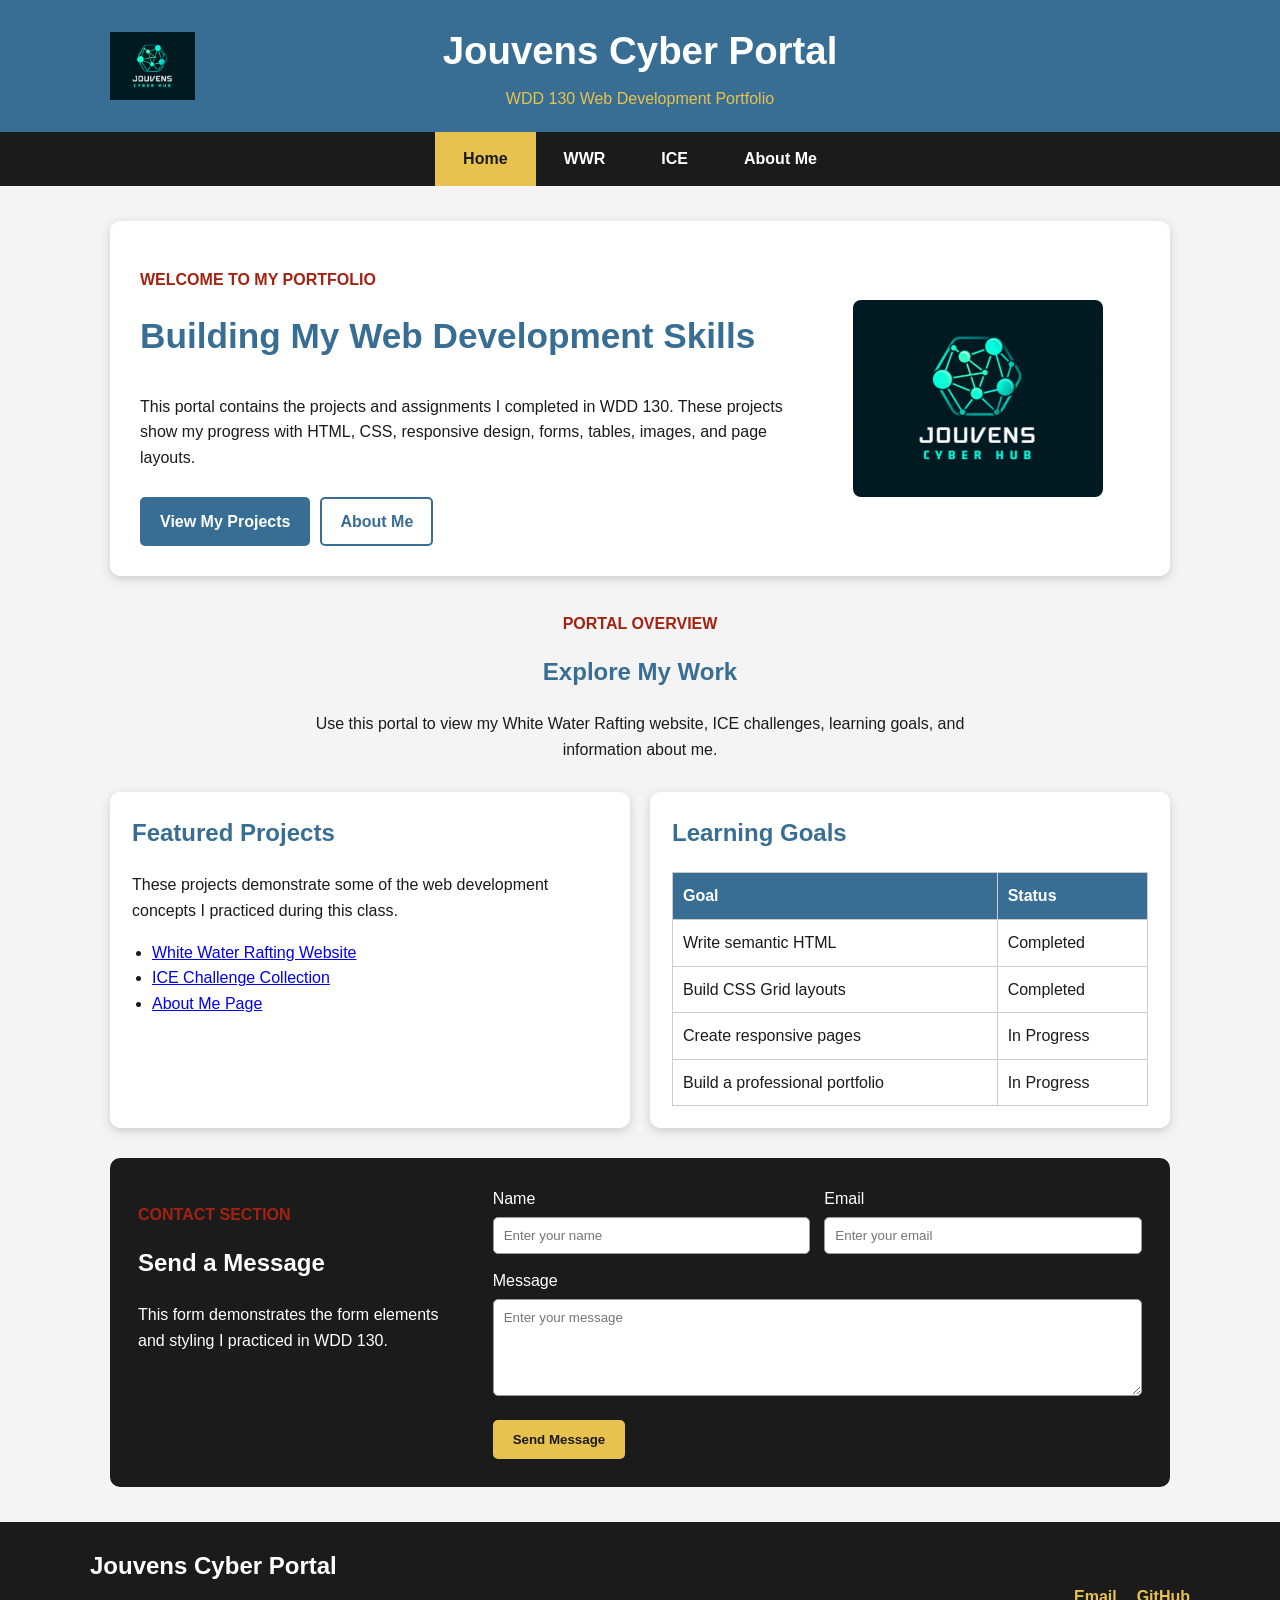
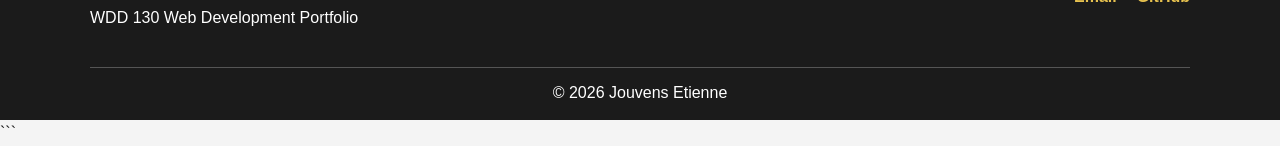
<file: index.html>
<!DOCTYPE html>
<html>
<head>
    <meta http-equiv="refresh" content="0; url=portal_page/index.html">
</head>
<body>
    <p>If you are not redirected, click <a href="portal_page/index.html">here</a>.</p>
</body>
</html>
</file>
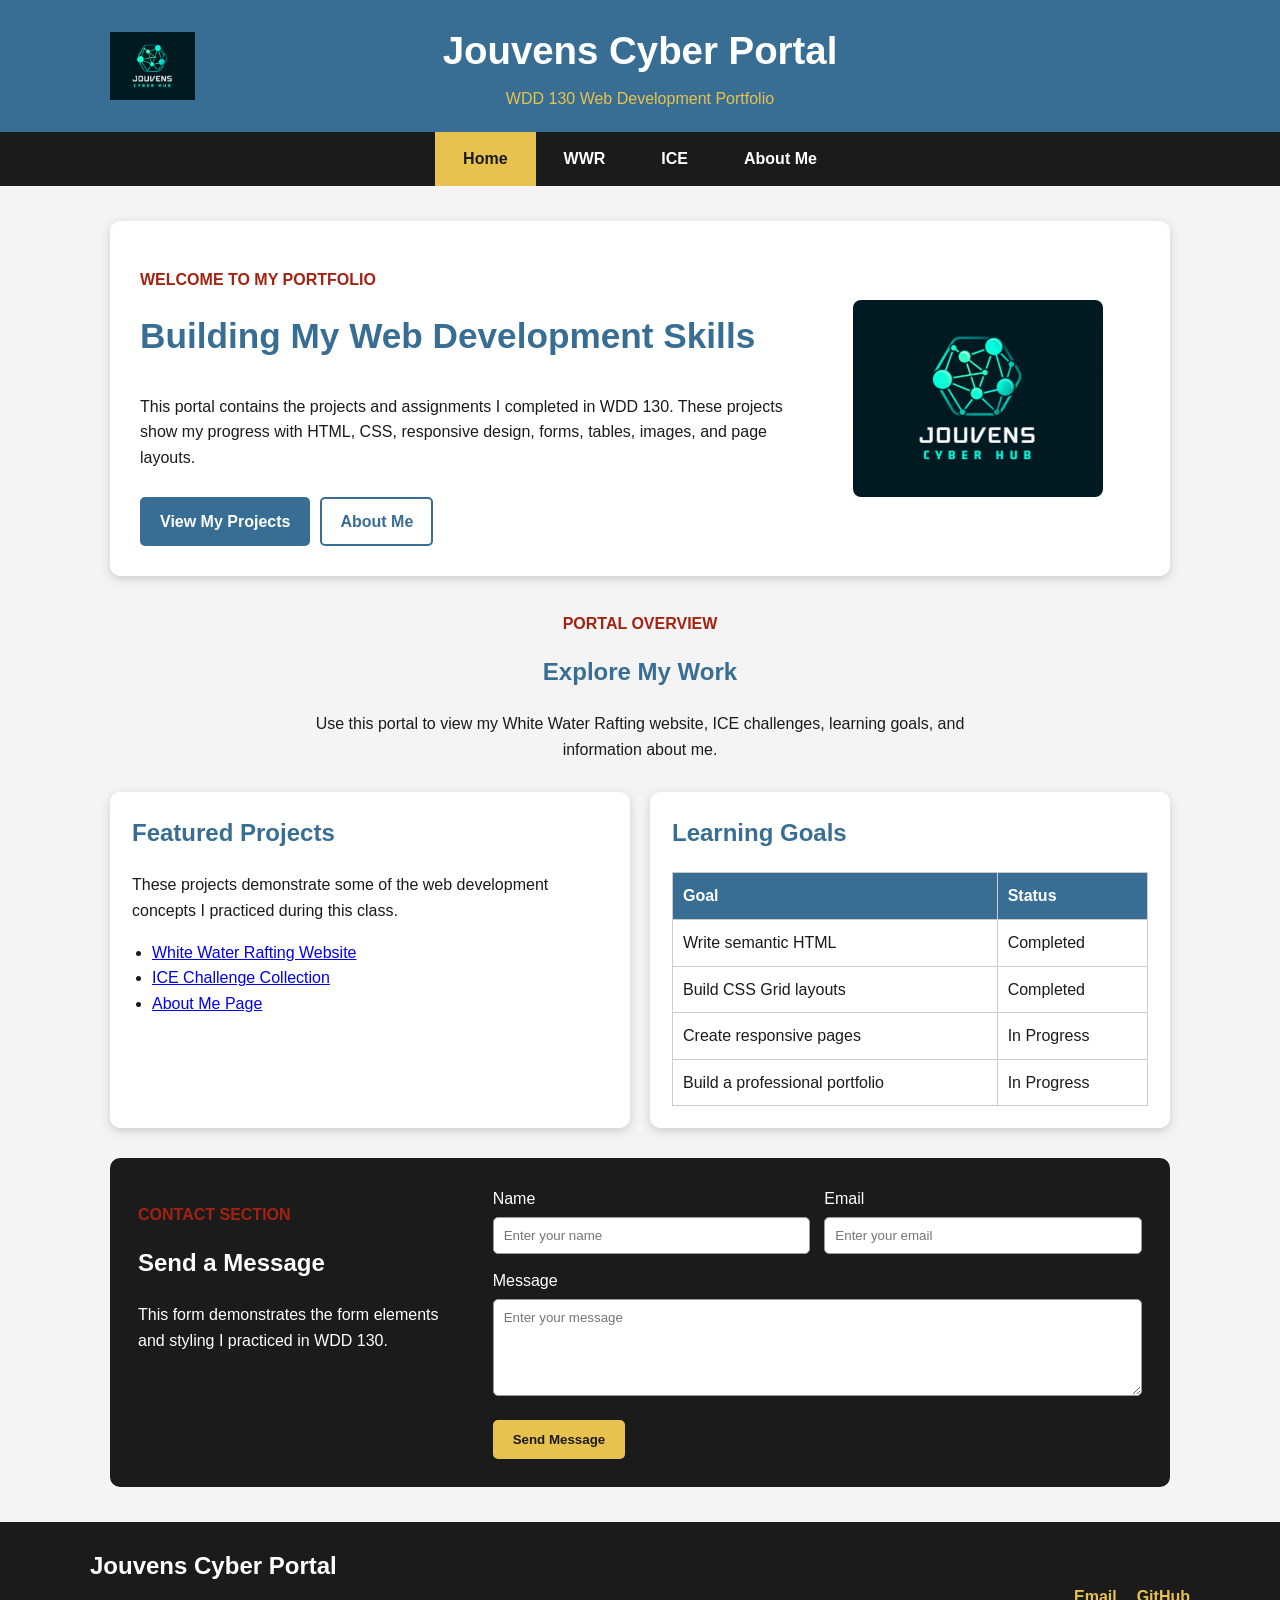
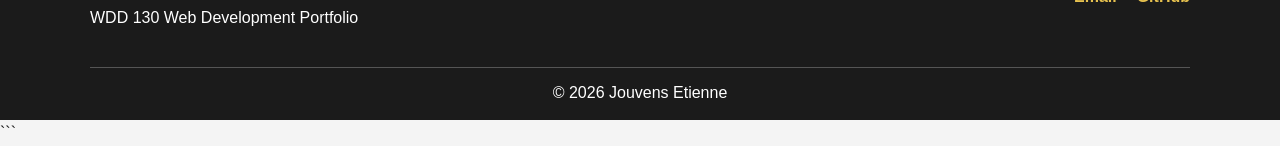
<file: portal_page/index.html>
<!DOCTYPE html>

<html lang="en">

<head>
    <meta charset="UTF-8">
    <meta name="viewport" content="width=device-width, initial-scale=1.0">
    <meta name="description"
        content="Jouvens Etienne's WDD 130 web development portal.">
    <title>Home | Jouvens Cyber Portal</title>
    <link rel="stylesheet" href="styles/style.css">
</head>

<body>


<header>
    <div class="header-main">
        <img class="site-logo"
            src="images/logo.png"
            alt="Jouvens Cyber Portal logo">

        <div class="title-box">
            <h1>Jouvens Cyber Portal</h1>
            <p>WDD 130 Web Development Portfolio</p>
        </div>
    </div>

    <nav aria-label="Main navigation">
        <div class="nav-links">
            <a class="active"
                aria-current="page"
                href="index.html">
                Home
            </a>

            <a href="wwr/index.html">WWR</a>
            <a href="ice.html">ICE</a>
            <a href="aboutme.html">About Me</a>
        </div>
    </nav>
</header>

<main>

    <section class="hero">
        <div class="hero-text">
            <p class="eyebrow">Welcome to my portfolio</p>

            <h2>Building My Web Development Skills</h2>

            <p>
                This portal contains the projects and assignments
                I completed in WDD 130. These projects show my
                progress with HTML, CSS, responsive design, forms,
                tables, images, and page layouts.
            </p>

            <div class="button-row">
                <a class="button" href="ice.html">
                    View My Projects
                </a>

                <a class="button outline-button"
                    href="aboutme.html">
                    About Me
                </a>
            </div>
        </div>

        <div class="hero-image">
            <img src="images/logo.png"
                alt="Jouvens Cyber Hub technology logo">
        </div>
    </section>

    <section class="intro-section">
        <p class="eyebrow">Portal overview</p>

        <h2>Explore My Work</h2>

        <p>
            Use this portal to view my White Water Rafting website,
            ICE challenges, learning goals, and information about me.
        </p>
    </section>

    <div class="home-grid">

        <section class="card">
            <h2>Featured Projects</h2>

            <p>
                These projects demonstrate some of the web
                development concepts I practiced during this class.
            </p>

            <ul class="project-list">
                <li>
                    <a href="wwr/index.html">
                        White Water Rafting Website
                    </a>
                </li>

                <li>
                    <a href="ice.html">
                        ICE Challenge Collection
                    </a>
                </li>

                <li>
                    <a href="aboutme.html">
                        About Me Page
                    </a>
                </li>
            </ul>
        </section>

        <section class="card">
            <h2>Learning Goals</h2>

            <div class="table-container">
                <table>
                    <thead>
                        <tr>
                            <th scope="col">Goal</th>
                            <th scope="col">Status</th>
                        </tr>
                    </thead>

                    <tbody>
                        <tr>
                            <td>Write semantic HTML</td>
                            <td>Completed</td>
                        </tr>

                        <tr>
                            <td>Build CSS Grid layouts</td>
                            <td>Completed</td>
                        </tr>

                        <tr>
                            <td>Create responsive pages</td>
                            <td>In Progress</td>
                        </tr>

                        <tr>
                            <td>Build a professional portfolio</td>
                            <td>In Progress</td>
                        </tr>
                    </tbody>
                </table>
            </div>
        </section>

    </div>

    <section class="contact-section">
        <div class="contact-text">
            <p class="eyebrow">Contact section</p>

            <h2>Send a Message</h2>

            <p>
                This form demonstrates the form elements and styling
                I practiced in WDD 130.
            </p>
        </div>

        <form action="#" method="post">

            <div class="form-row">
                <div class="form-group">
                    <label for="name">Name</label>

                    <input type="text"
                        id="name"
                        name="name"
                        placeholder="Enter your name"
                        required>
                </div>

                <div class="form-group">
                    <label for="email">Email</label>

                    <input type="email"
                        id="email"
                        name="email"
                        placeholder="Enter your email"
                        required>
                </div>
            </div>

            <div class="form-group">
                <label for="message">Message</label>

                <textarea id="message"
                    name="message"
                    rows="5"
                    placeholder="Enter your message"
                    required></textarea>
            </div>

            <button type="submit">Send Message</button>
        </form>
    </section>

</main>

<footer>
    <div class="footer-content">
        <div>
            <h2>Jouvens Cyber Portal</h2>
            <p>WDD 130 Web Development Portfolio</p>
        </div>

        <div class="footer-links">
            <a href="mailto:eti25001@byui.edu">
                Email
            </a>

            <a href="https://github.com/jouvens-cyber"
                target="_blank"
                rel="noopener">
                GitHub
            </a>
        </div>
    </div>

    <p class="copyright">
        &copy; 2026 Jouvens Etienne
    </p>
</footer>
```

</body>

</html>
</file>
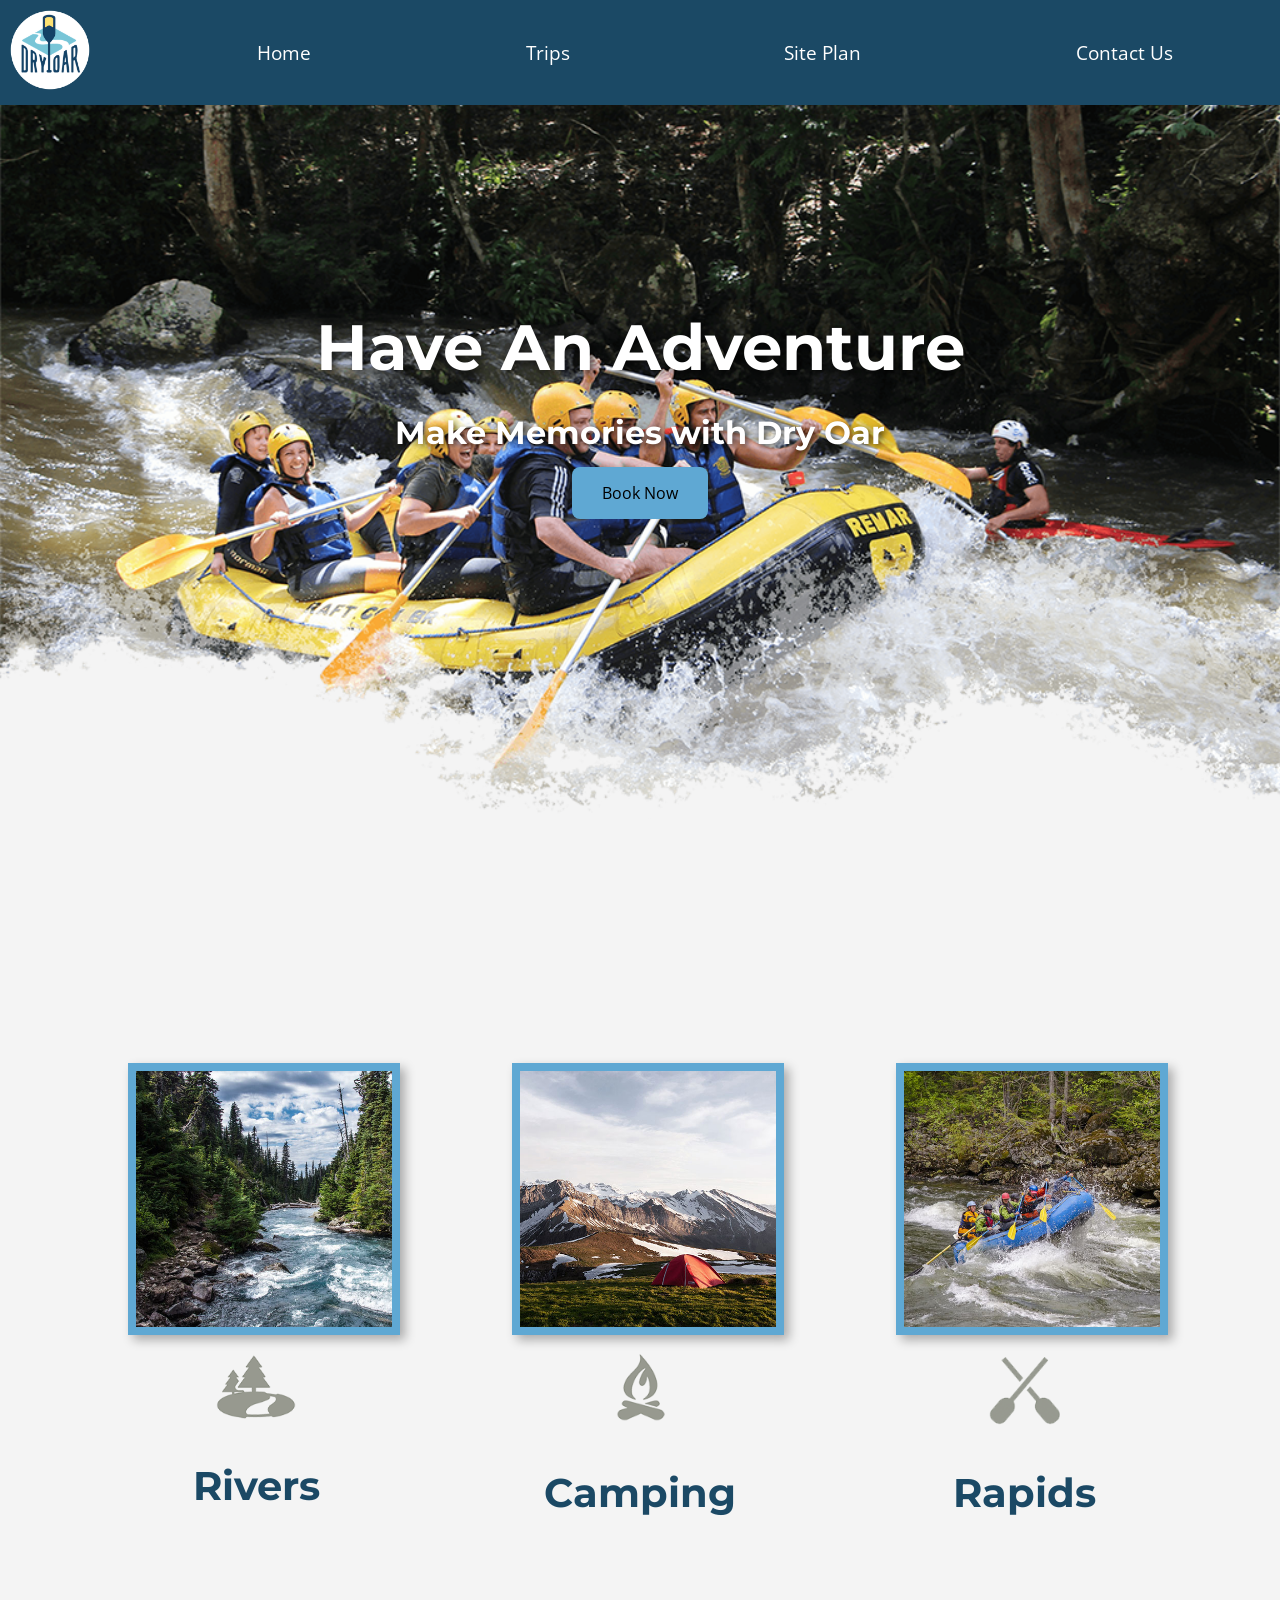
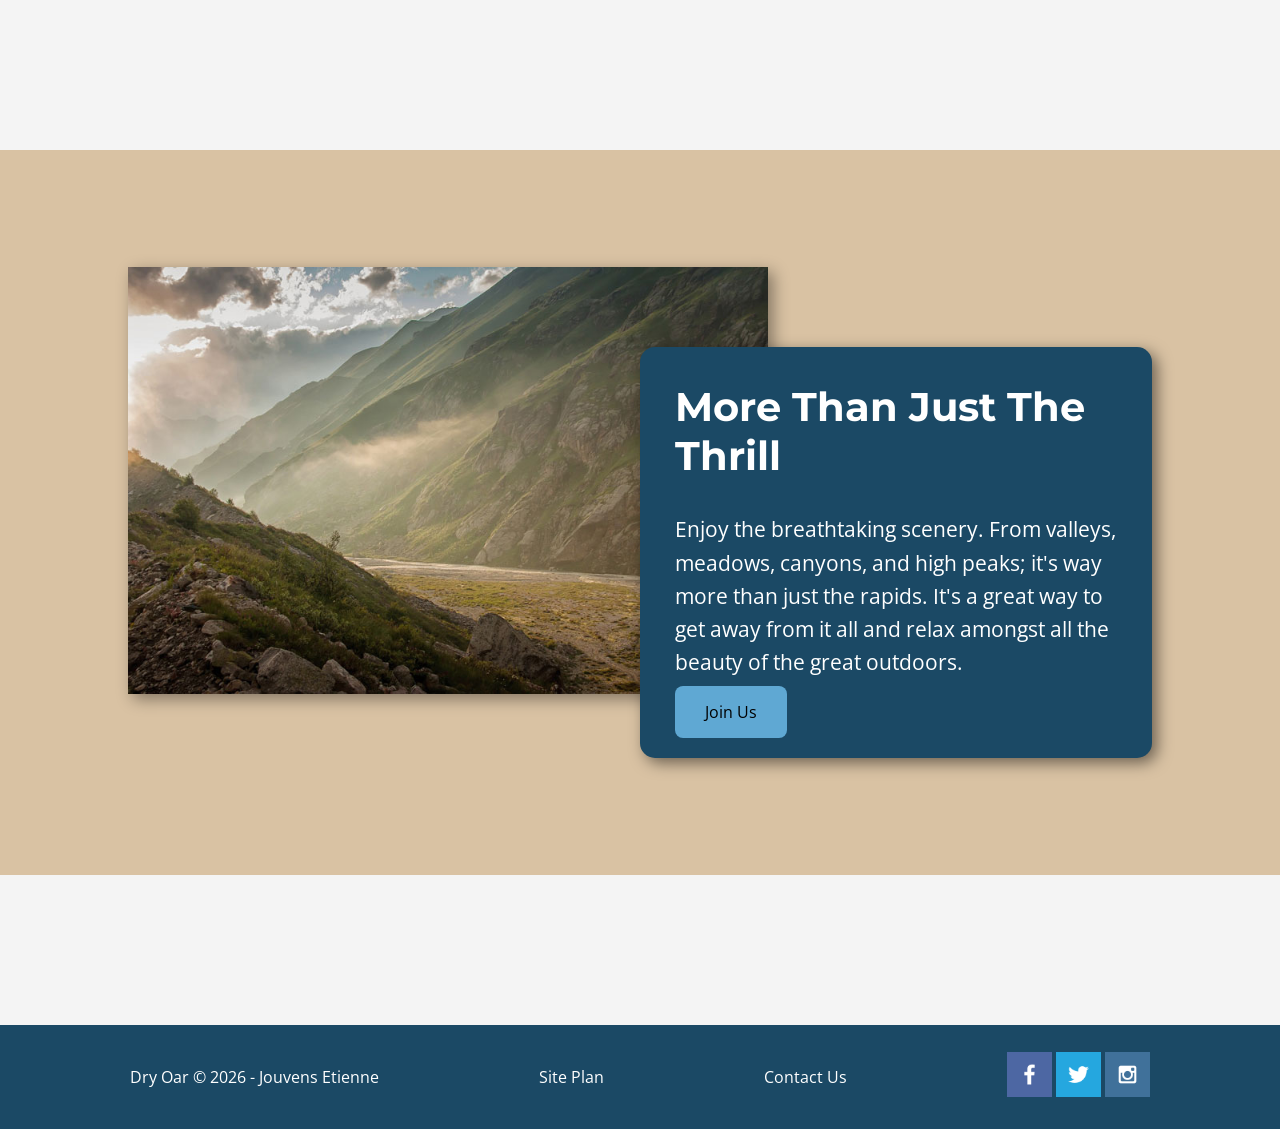
<file: portal_page/wwr/index.html>
<!DOCTYPE html>
<html lang="en">
<head>
    <meta charset="UTF-8">
    <meta name="viewport" content="width=device-width, initial-scale=1.0">
    <title>Whitewater Rafting Vacations | Home</title>
    <link href="https://fonts.googleapis.com/css2?family=Montserrat:wght@400;700&family=Open+Sans:wght@400;600&display=swap" rel="stylesheet">
    
    <link rel="stylesheet" href="styles/style.css">
</head>
<body>
    <div id="content">
<header>
    <a id="logo_link" href="index.html">
        <img class="logo" src="images/logo.png" alt="Dry Oar Logo">
    </a>
    <nav>
        <a href="index.html">Home</a>
        <a href="#">Trips</a>
        <a href="site-plan-rafting.html">Site Plan</a>
        <a href="contactus.html">Contact Us</a>
    </nav>
</header>

<div id="hero">
    <div id="hero-box">
        <img id="hero-img" src="images/hero.png" alt="People enjoying white water rafting">
    </div>
    <section id="hero-msg">
        <h1 class="home-title">Have An Adventure</h1>
        <h2>Make Memories with Dry Oar</h2>
        <div class="button-box">
            <a class="book" href="contactus.html">Book Now</a>
        </div>
    </section>
</div>

<main class="home-grid">

    <section class="rivers-card">
        <img class="card-img" src="images/rivers.jpg" alt="river in forest">
        <img class="icon" src="images/river_icon.png" alt="river icon">
        <h2>Rivers</h2>
    </section>

    

    <section class="camping-card">
        <img class="card-img" src="images/camping.jpg" alt="tent in mountains">
        <img class="icon" src="images/fire_icon.png" alt="fire icon">
        <h2>Camping</h2>
    </section>

    <section class="rapids-card">
        <img class="card-img" src="images/rapids.jpg" alt="rafting boat">
        <img class="icon" src="images/oars.png" alt="oars icon">
        <h2>Rapids</h2>
    </section>

    <div id="background"></div>

    <img class="mountains" src="images/mountains.jpg" alt="Misty mountains">

    <section class="msg">
        <h2>More Than Just The Thrill</h2>
        <p>
            Enjoy the breathtaking scenery. From valleys, meadows, canyons, and high peaks;
            it's way more than just the rapids. It's a great way to get away from it all and
            relax amongst all the beauty of the great outdoors.
        </p>
        <a class="join" href="rivers.html">Join Us</a>
    </section>

</main>

<footer>
    <p>Dry Oar &copy; 2026 - Jouvens Etienne</p>
    <p><a href="site-plan-rafting.html">Site Plan</a></p>
    <p><a href="contactus.html">Contact Us</a></p>
    <div class="social">
        <a href="https://facebook.com" target="_blank">
            <img src="images/facebook.png" alt="Facebook icon">
        </a>
        <a href="https://twitter.com" target="_blank">
            <img src="images/twitter.png" alt="Twitter icon">
        </a>
        <a href="https://instagram.com" target="_blank">
            <img src="images/instagram.png" alt="Instagram icon">
        </a>
    </div>
</footer>
    </div>
</body>
</html>
</file>
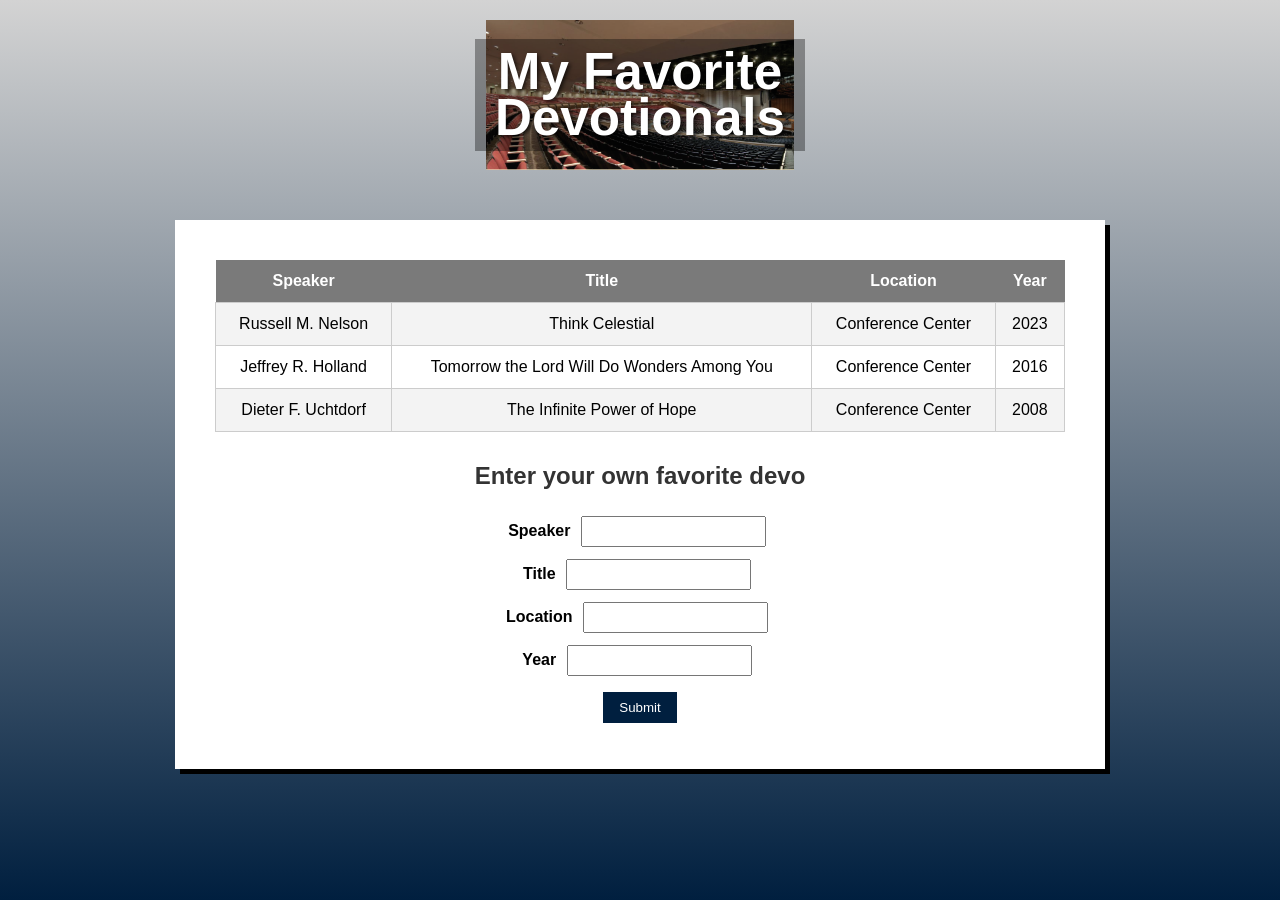
<file: favorite_devo/favdevo.html>
<!DOCTYPE html>
<html lang="en">

<head>
    <meta charset="UTF-8">
    <meta name="viewport" content="width=device-width, initial-scale=1.0">
    <title>My Favorite Devotionals</title>
    <link rel="stylesheet" href="styles/styles.css">
</head>

<body>

    <div class="container">

        <header class="header">
            <div class="header-image">
                <h1>My Favorite<br>Devotionals</h1>
            </div>
        </header>

        <main>

            <div class="content-box">

                <!-- TABLE -->
                <table>

                    <tr>
                        <th>Speaker</th>
                        <th>Title</th>
                        <th>Location</th>
                        <th>Year</th>
                    </tr>

                    <tr>
                        <td>Russell M. Nelson</td>
                        <td>Think Celestial</td>
                        <td>Conference Center</td>
                        <td>2023</td>
                    </tr>

                    <tr>
                        <td>Jeffrey R. Holland</td>
                        <td>Tomorrow the Lord Will Do Wonders Among You</td>
                        <td>Conference Center</td>
                        <td>2016</td>
                    </tr>

                    <tr>
                        <td>Dieter F. Uchtdorf</td>
                        <td>The Infinite Power of Hope</td>
                        <td>Conference Center</td>
                        <td>2008</td>
                    </tr>

                </table>

                <!-- FORM -->
                <h2>Enter your own favorite devo</h2>

                <form>

                    <label for="speaker">Speaker</label>
                    <input id="speaker" type="text">

                    <br>

                    <label for="title">Title</label>
                    <input id="title" type="text">

                    <br>

                    <label for="location">Location</label>
                    <input id="location" type="text">

                    <br>

                    <label for="year">Year</label>
                    <input id="year" type="number">

                    <br>

                    <input type="submit" value="Submit">

                </form>

            </div>

        </main>

    </div>

</body>
</html>
</file>
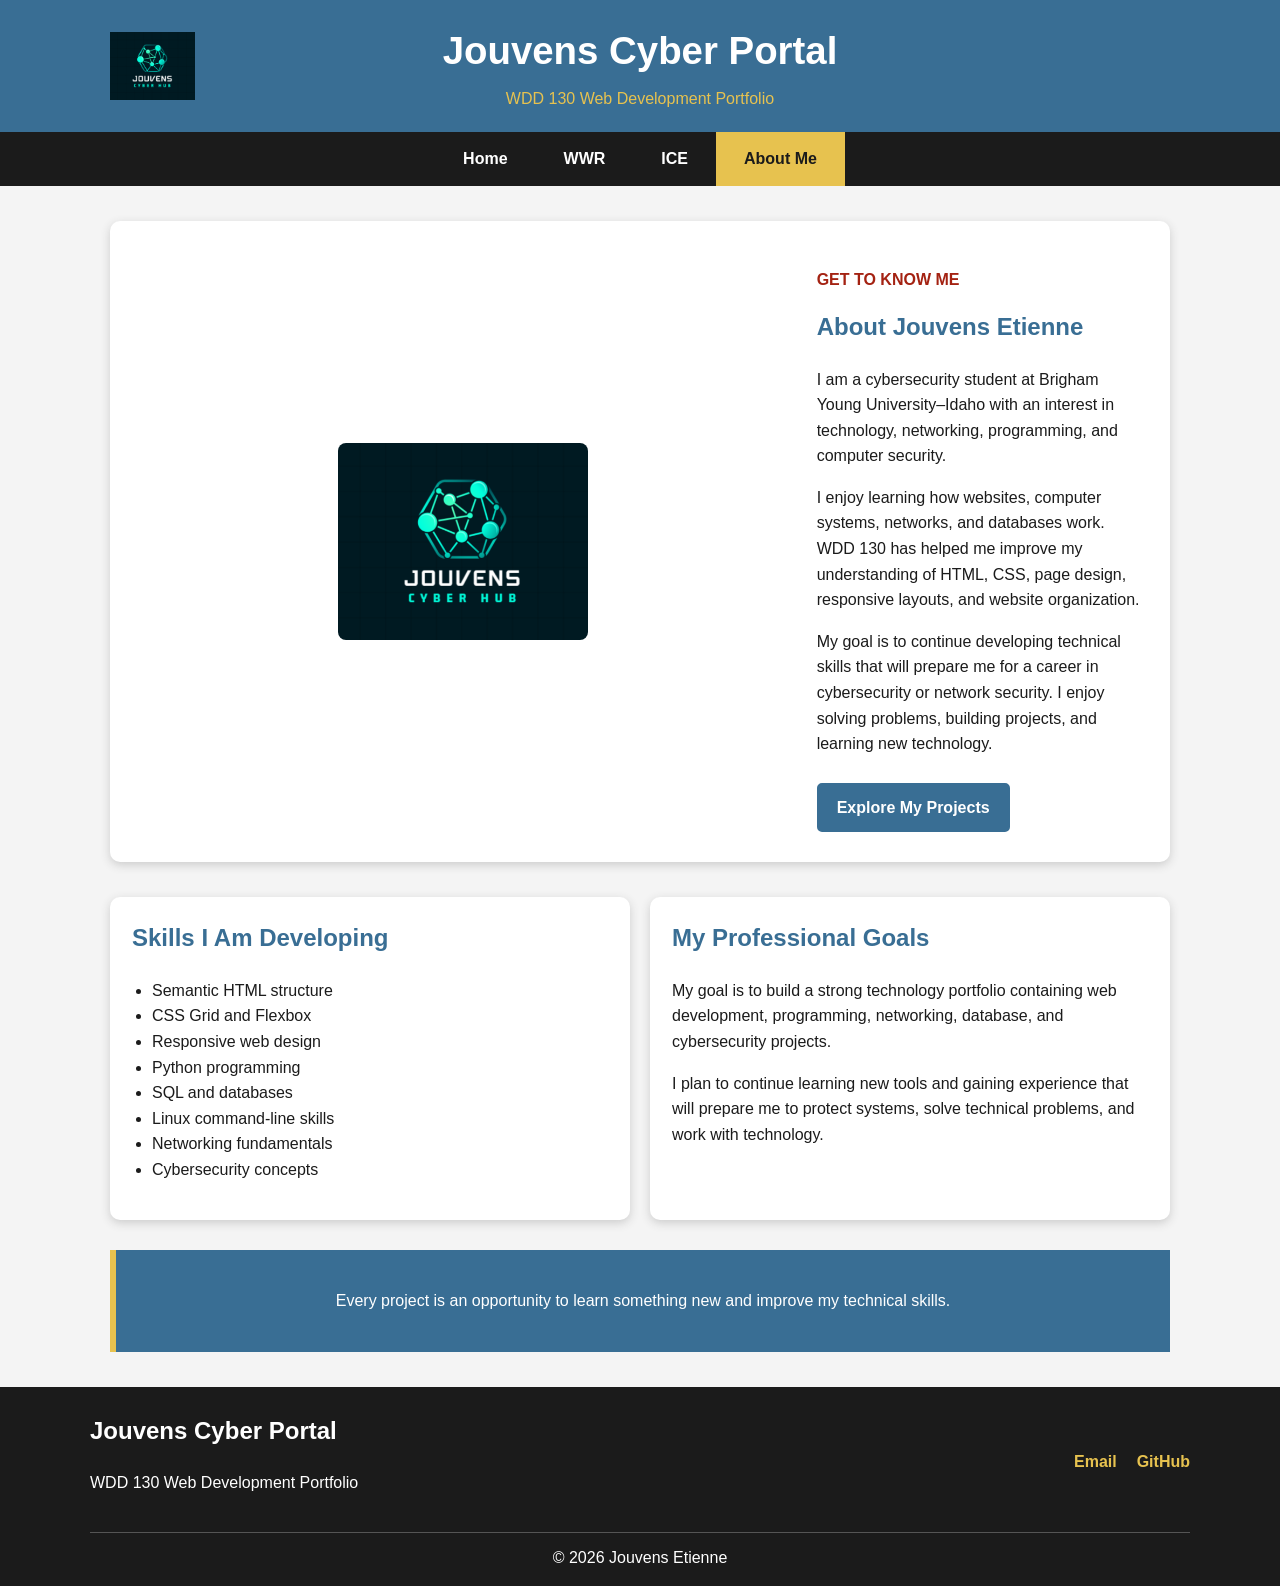
<file: portal_page/aboutme.html>
<!DOCTYPE html>

<html lang="en">

<head>
    <meta charset="UTF-8">
    <meta name="viewport" content="width=device-width, initial-scale=1.0">
    <meta name="description"
        content="Learn more about Jouvens Etienne and his technology goals.">
    <title>About Me | Jouvens Cyber Portal</title>
    <link rel="stylesheet" href="styles/style.css">
</head>

<body>


<header>
    <div class="header-main">
        <img class="site-logo"
            src="images/logo.png"
            alt="Jouvens Cyber Portal logo">

        <div class="title-box">
            <h1>Jouvens Cyber Portal</h1>
            <p>WDD 130 Web Development Portfolio</p>
        </div>
    </div>

    <nav aria-label="Main navigation">
        <div class="nav-links">
            <a href="index.html">Home</a>
            <a href="wwr/index.html">WWR</a>
            <a href="ice.html">ICE</a>

            <a class="active"
                aria-current="page"
                href="aboutme.html">
                About Me
            </a>
        </div>
    </nav>
</header>

<main>

    <section class="about-section">
        <div class="about-image">
            <img src="images/logo.png"
                alt="Jouvens Cyber Hub technology logo">
        </div>

        <div class="about-text">
            <p class="eyebrow">Get to know me</p>

            <h2>About Jouvens Etienne</h2>

            <p>
                I am a cybersecurity student at Brigham Young
                University–Idaho with an interest in technology,
                networking, programming, and computer security.
            </p>

            <p>
                I enjoy learning how websites, computer systems,
                networks, and databases work. WDD 130 has helped
                me improve my understanding of HTML, CSS, page
                design, responsive layouts, and website organization.
            </p>

            <p>
                My goal is to continue developing technical skills
                that will prepare me for a career in cybersecurity
                or network security. I enjoy solving problems,
                building projects, and learning new technology.
            </p>

            <a class="button" href="ice.html">
                Explore My Projects
            </a>
        </div>
    </section>

    <div class="home-grid">

        <section class="card">
            <h2>Skills I Am Developing</h2>

            <ul class="skills-list">
                <li>Semantic HTML structure</li>
                <li>CSS Grid and Flexbox</li>
                <li>Responsive web design</li>
                <li>Python programming</li>
                <li>SQL and databases</li>
                <li>Linux command-line skills</li>
                <li>Networking fundamentals</li>
                <li>Cybersecurity concepts</li>
            </ul>
        </section>

        <section class="card">
            <h2>My Professional Goals</h2>

            <p>
                My goal is to build a strong technology portfolio
                containing web development, programming, networking,
                database, and cybersecurity projects.
            </p>

            <p>
                I plan to continue learning new tools and gaining
                experience that will prepare me to protect systems,
                solve technical problems, and work with technology.
            </p>
        </section>

    </div>

    <section class="quote-section">
        <p>
            Every project is an opportunity to learn something new
            and improve my technical skills.
        </p>
    </section>

</main>

<footer>
    <div class="footer-content">
        <div>
            <h2>Jouvens Cyber Portal</h2>
            <p>WDD 130 Web Development Portfolio</p>
        </div>

        <div class="footer-links">
            <a href="mailto:eti25001@byui.edu">
                Email
            </a>

            <a href="https://github.com/jouvens-cyber"
                target="_blank"
                rel="noopener">
                GitHub
            </a>
        </div>
    </div>

    <p class="copyright">
        &copy; 2026 Jouvens Etienne
    </p>
</footer>


</body>

</html>
</file>
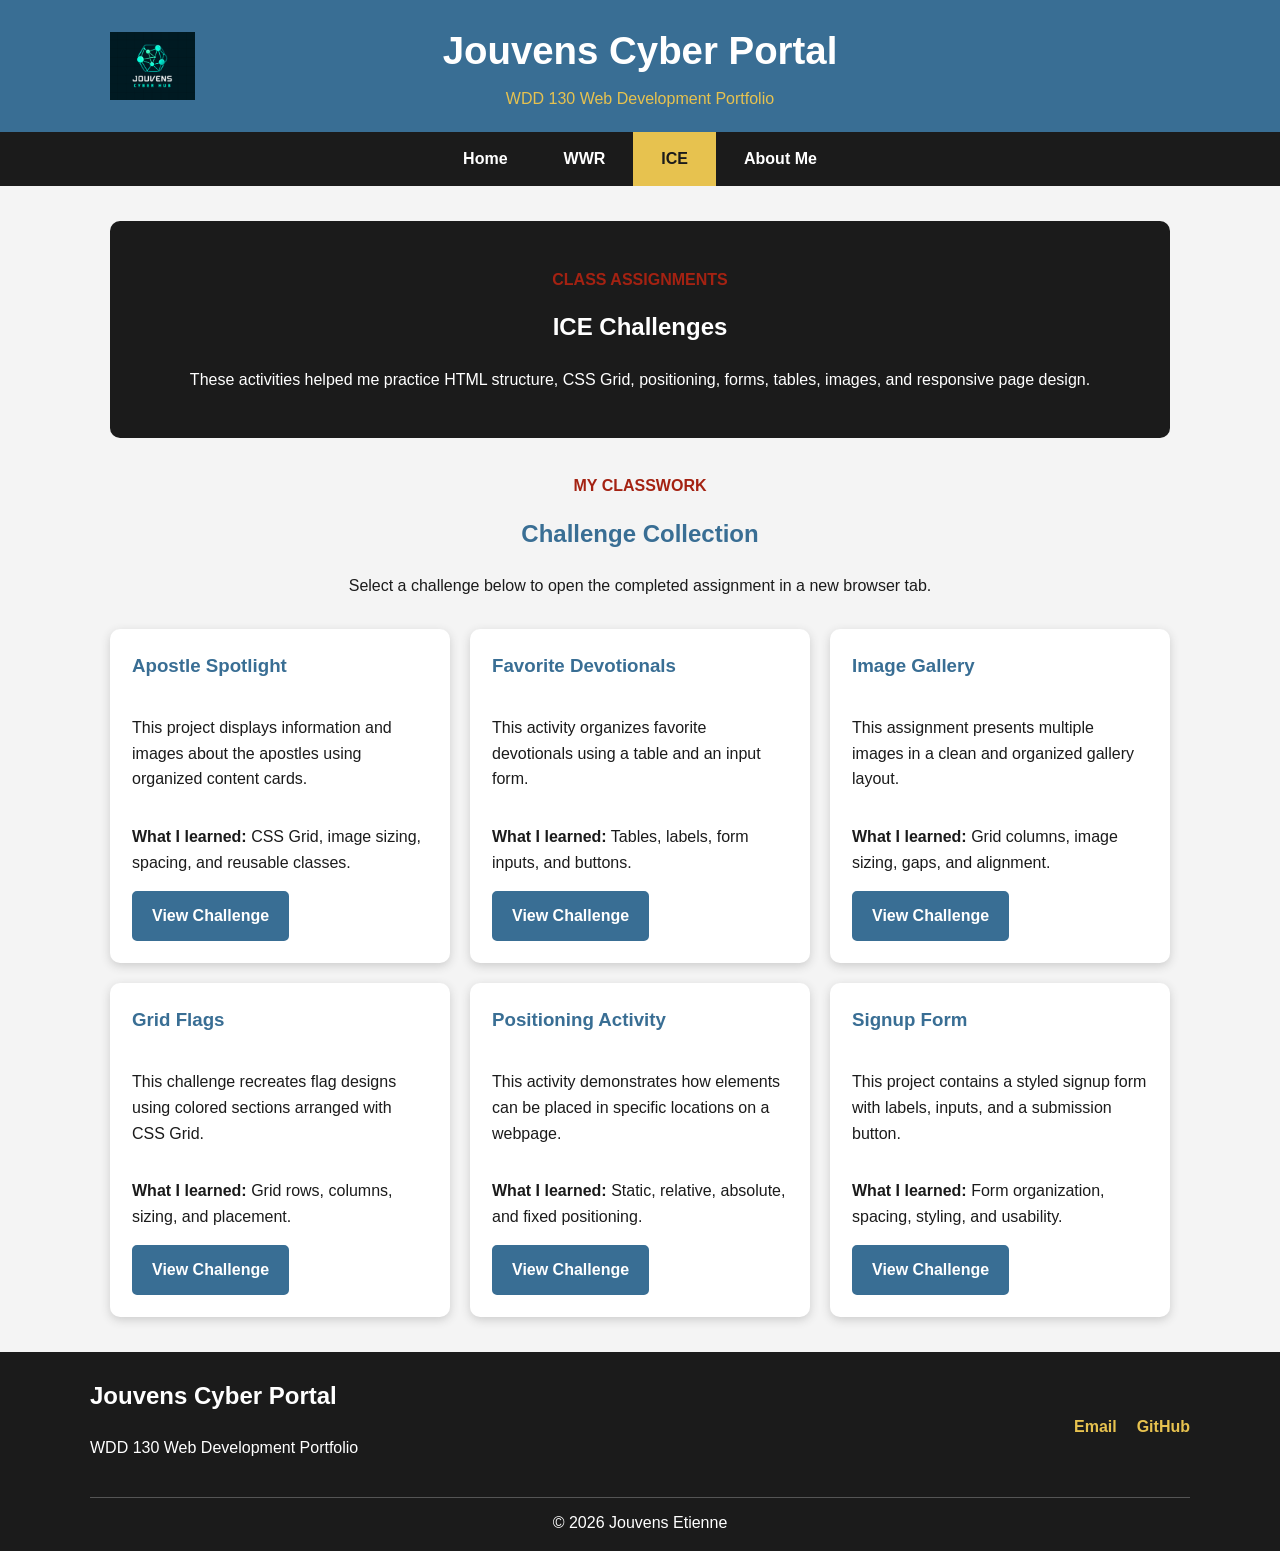
<file: portal_page/ice.html>
<!DOCTYPE html>

<html lang="en">

<head>
    <meta charset="UTF-8">
    <meta name="viewport" content="width=device-width, initial-scale=1.0">
    <meta name="description"
        content="ICE web development challenges completed by Jouvens Etienne.">
    <title>ICE Challenges | Jouvens Cyber Portal</title>
    <link rel="stylesheet" href="styles/style.css">
</head>

<body>


<header>
    <div class="header-main">
        <img class="site-logo"
            src="images/logo.png"
            alt="Jouvens Cyber Portal logo">

        <div class="title-box">
            <h1>Jouvens Cyber Portal</h1>
            <p>WDD 130 Web Development Portfolio</p>
        </div>
    </div>

    <nav aria-label="Main navigation">
        <div class="nav-links">
            <a href="index.html">Home</a>
            <a href="wwr/index.html">WWR</a>

            <a class="active"
                aria-current="page"
                href="ice.html">
                ICE
            </a>

            <a href="aboutme.html">About Me</a>
        </div>
    </nav>
</header>

<main>

    <section class="page-banner">
        <p class="eyebrow">Class assignments</p>

        <h2>ICE Challenges</h2>

        <p>
            These activities helped me practice HTML structure,
            CSS Grid, positioning, forms, tables, images, and
            responsive page design.
        </p>
    </section>

    <section class="intro-section">
        <p class="eyebrow">My classwork</p>

        <h2>Challenge Collection</h2>

        <p>
            Select a challenge below to open the completed
            assignment in a new browser tab.
        </p>
    </section>

    <div class="ice-grid">

        <article class="project-card">
            <h3>Apostle Spotlight</h3>

            <p>
                This project displays information and images about
                the apostles using organized content cards.
            </p>

            <p>
                <strong>What I learned:</strong>
                CSS Grid, image sizing, spacing, and reusable classes.
            </p>

            <a class="button"
                href="../../apostle_spotlight/apostles.html"
                target="_blank"
                rel="noopener">
                View Challenge
            </a>
        </article>

        <article class="project-card">
            <h3>Favorite Devotionals</h3>

            <p>
                This activity organizes favorite devotionals using
                a table and an input form.
            </p>

            <p>
                <strong>What I learned:</strong>
                Tables, labels, form inputs, and buttons.
            </p>

            <a class="button"
                href="../../favorite_devo/favdevo.html"
                target="_blank"
                rel="noopener">
                View Challenge
            </a>
        </article>

        <article class="project-card">
            <h3>Image Gallery</h3>

            <p>
                This assignment presents multiple images in a clean
                and organized gallery layout.
            </p>

            <p>
                <strong>What I learned:</strong>
                Grid columns, image sizing, gaps, and alignment.
            </p>

            <a class="button"
                href="../../gallery/gallery/gallery.html"
                target="_blank"
                rel="noopener">
                View Challenge
            </a>
        </article>

        <article class="project-card">
            <h3>Grid Flags</h3>

            <p>
                This challenge recreates flag designs using colored
                sections arranged with CSS Grid.
            </p>

            <p>
                <strong>What I learned:</strong>
                Grid rows, columns, sizing, and placement.
            </p>

            <a class="button"
                href="../../grid_flags/grid_flags/flags.html"
                target="_blank"
                rel="noopener">
                View Challenge
            </a>
        </article>

        <article class="project-card">
            <h3>Positioning Activity</h3>

            <p>
                This activity demonstrates how elements can be placed
                in specific locations on a webpage.
            </p>

            <p>
                <strong>What I learned:</strong>
                Static, relative, absolute, and fixed positioning.
            </p>

            <a class="button"
                href="../../positioning/positioning/positioning.html"
                target="_blank"
                rel="noopener">
                View Challenge
            </a>
        </article>

        <article class="project-card">
            <h3>Signup Form</h3>

            <p>
                This project contains a styled signup form with
                labels, inputs, and a submission button.
            </p>

            <p>
                <strong>What I learned:</strong>
                Form organization, spacing, styling, and usability.
            </p>

            <a class="button"
                href="../../signup/signup/signup.html"
                target="_blank"
                rel="noopener">
                View Challenge
            </a>
        </article>

    </div>

</main>

<footer>
    <div class="footer-content">
        <div>
            <h2>Jouvens Cyber Portal</h2>
            <p>WDD 130 Web Development Portfolio</p>
        </div>

        <div class="footer-links">
            <a href="mailto:eti25001@byui.edu">
                Email
            </a>

            <a href="https://github.com/jouvens-cyber"
                target="_blank"
                rel="noopener">
                GitHub
            </a>
        </div>
    </div>

    <p class="copyright">
        &copy; 2026 Jouvens Etienne
    </p>
</footer>

</body>

</html>
</file>
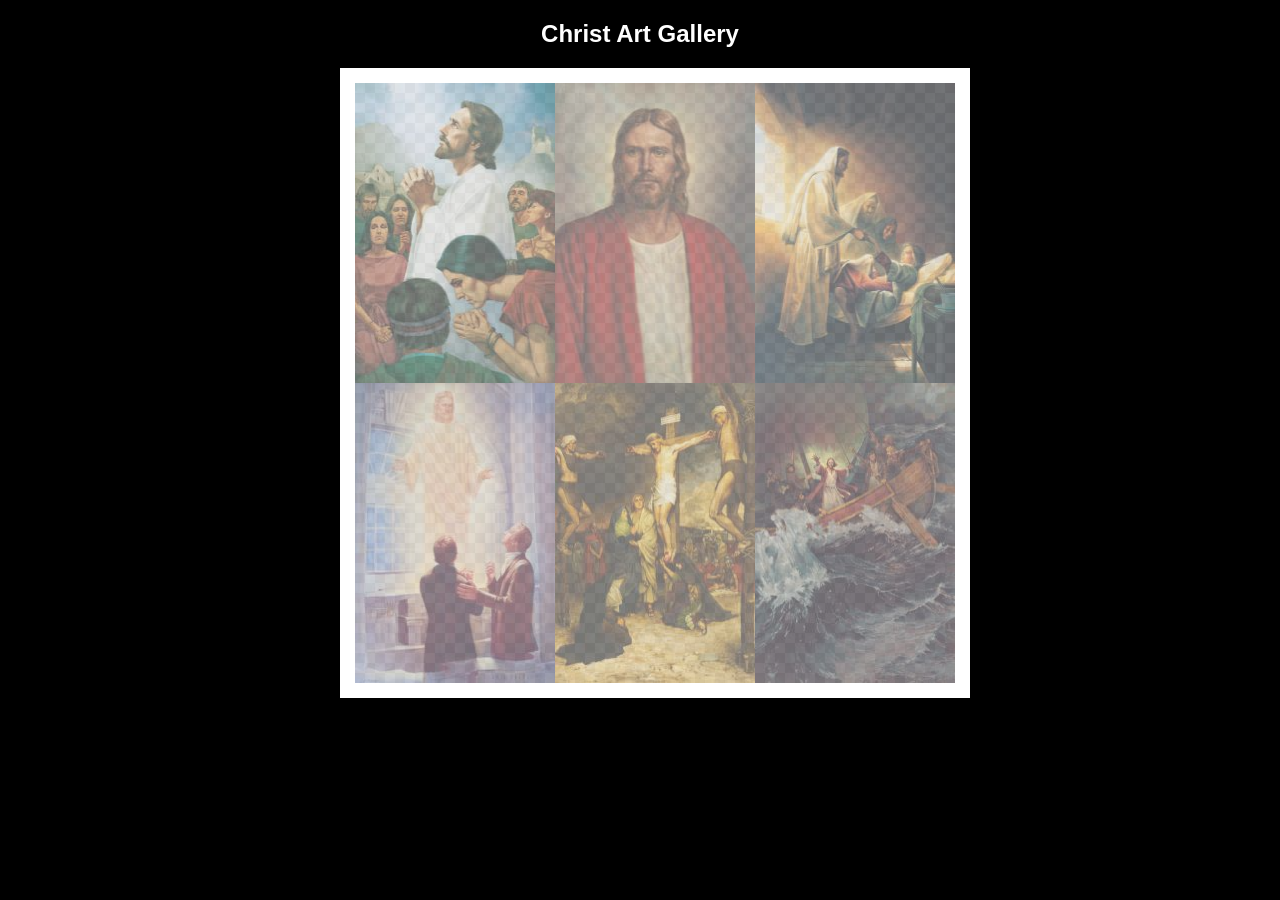
<file: gallery/gallery/gallery.html>
<!DOCTYPE html>
<html lang="en">
<head>
    <meta charset="UTF-8">
    <meta name="viewport" content="width=device-width, initial-scale=1.0">
    <title>Images of Christ</title>
    <style>
        body {
            background: black;
        }
        #wrapper{
            width: 600px;
            margin: 0 auto;
        }
        nav {
            color: white;
            text-align: center;
            font-family: Haettenschweiler, 'Arial Narrow Bold', sans-serif;
        }
        #gallery{
            display: grid;
            grid-template-columns: 200px 200px 200px;
            border: 15px solid rgb(255, 255, 255);
            width: 100%;
            background-color: #ddd;
            background-image:
                linear-gradient(45deg, #ccc 26%, transparent 26%), 
                linear-gradient(135deg, #ccc 26%, transparent 26%),
                linear-gradient(45deg, transparent 75%, #ccc 75%),
                linear-gradient(135deg, transparent 75%, #ccc 75%);
            background-size: 20px 20px; /* Must be a square */
            background-position: 0 0, 10px 0, 10px -10px, 0px 10px; 
            
        }
        #gallery a {
            cursor: url('images/christus.png'), pointer;
        }
        #gallery img {
            /* make a thumbnail of the image that is 200x300 
               instead of using width and height here to help the page load faster */
            width: 200px; 
            height: 300px;

            opacity:50%;
            display:block;
        }
        #gallery img:hover{
            opacity: 100%;
        }
    </style>
</head>
<body>
    <div id="wrapper">
        <nav>
            <h1>Christ Art Gallery</h1>
        </nav>
        <main>
            <div id="gallery">
                <a href="images/big/img1.jpg"><img src="images/small/img1.jpg" alt="Christ praying with the Nephites"></a>
                <a href="images/big/img2.jpg"><img src="images/small/img2.jpg" alt="Jesus the Christ"></a>
                <a href="images/big/img3.jpg"><img src="images/small/img3.jpg" alt="Jesus Raising the Daughter of Jairus"></a>
                <a href="images/big/img4.jpg"><img src="images/small/img4.jpg" alt="The Lord Appears in the Kirtland Temple"></a>
                <a href="images/big/img5.jpg"><img src="images/small/img5.jpg" alt="Crucifixion of Jesus Christ"></a>
                <a href="images/big/img6.jpg"><img src="images/small/img6.jpg" alt="Jesus Calms the Storm"></a>
            </div>
        </main>
    </div>
</body>
</html>
</file>
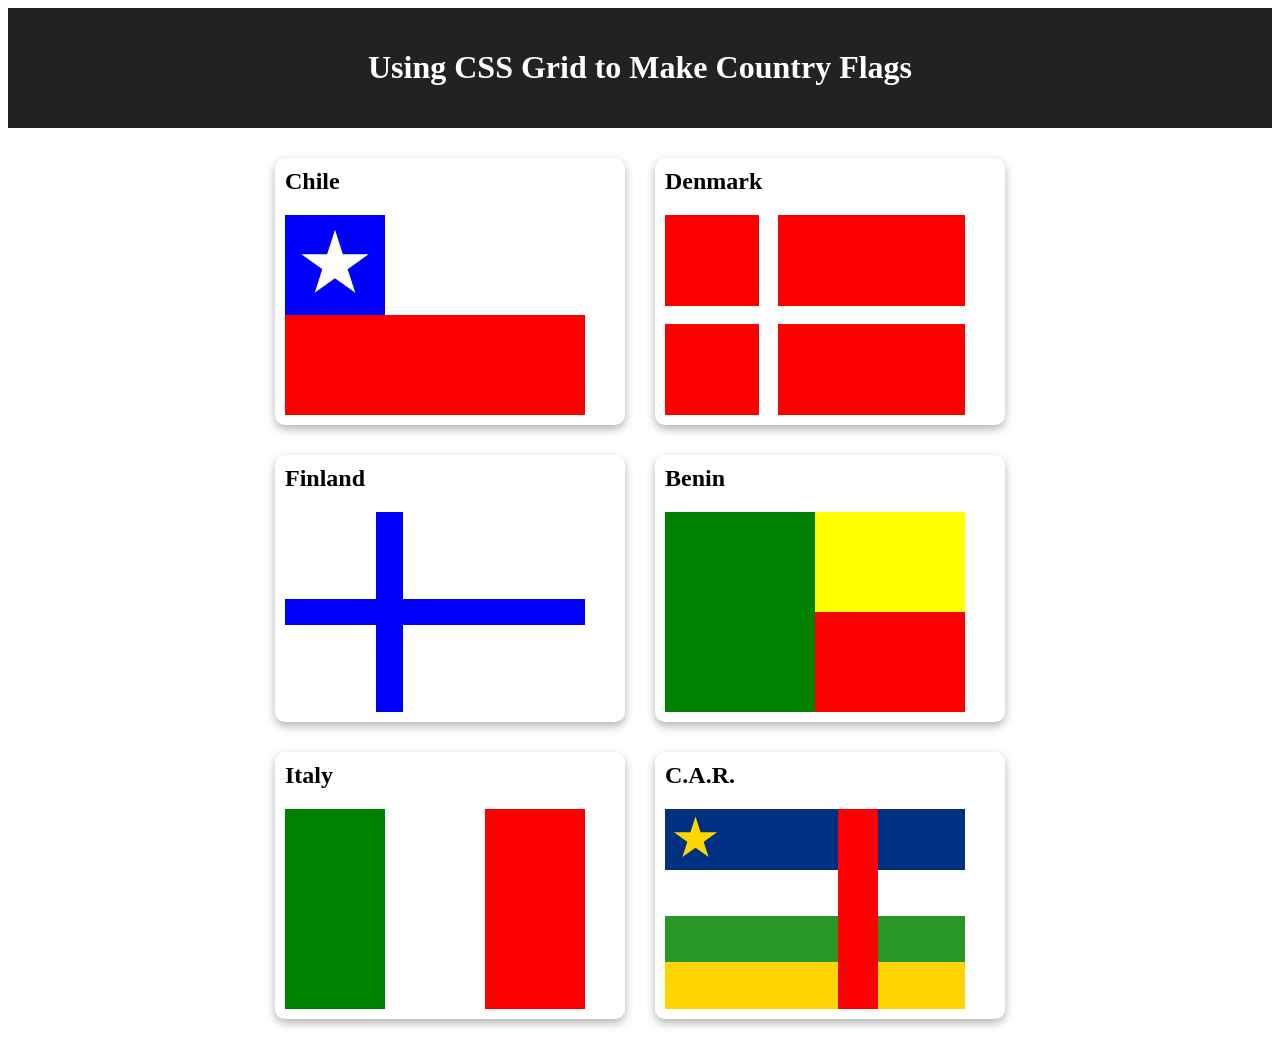
<file: grid_flags/grid_flags/flags.html>
<!DOCTYPE html>
<html lang="en">
<head>
<meta charset="UTF-8">
<meta name="viewport" content="width=device-width, initial-scale=1.0">
<title>Country Flags</title>

<style>


header{
    background:#222;
    color:white;
    text-align:center;
    padding:20px;
}



main{
    display:grid;
    grid-template-columns: repeat(2, 350px);
    justify-content:center;
    align-items:start;
    gap:30px;
    padding:30px;
}



.flag-box{
    background:white;
    padding:10px;
    border-radius:10px;
    box-shadow:0 4px 10px rgba(0,0,0,.3);
}

h2{
    margin-top:0;
}



#chile{
    display:grid;
    grid-template-columns:1fr 1fr 1fr;
    grid-template-rows:1fr 1fr;
    width:300px;
    height:200px;
}

#blue{
    background:blue;
    display:grid;
    place-items:center;
}

#white{
    background:white;
    grid-column:2/4;
}

#red{
    background:red;
    grid-column:1/4;
}

.star{
    width:70px;
    aspect-ratio:1;
    background:white;
    clip-path: polygon(50% 0,79% 90%,2% 35%,98% 35%,21% 90%);
}



#denmark{
    display:grid;
    grid-template-columns:1fr .2fr 2fr;
    grid-template-rows:1fr .2fr 1fr;
    width:300px;
    height:200px;
    background:white;
}

#dred1,#dred2,#dred3,#dred4{
    background:red;
}

#dred1{grid-column:1/2;grid-row:1/2;}
#dred2{grid-column:3/4;grid-row:1/2;}
#dred3{grid-column:1/2;grid-row:3/4;}
#dred4{grid-column:3/4;grid-row:3/4;}



#finland{
    display:grid;
    grid-template-columns:1fr .3fr 2fr;
    grid-template-rows:1fr .3fr 1fr;
    width:300px;
    height:200px;
    background:blue;
}

#fwhite1,#fwhite2,#fwhite3,#fwhite4{
    background:white;
}

#fwhite1{grid-column:1/2;grid-row:1/2;}
#fwhite2{grid-column:3/4;grid-row:1/2;}
#fwhite3{grid-column:1/2;grid-row:3/4;}
#fwhite4{grid-column:3/4;grid-row:3/4;}



#benin{
    display:grid;
    grid-template-columns:1fr 1fr;
    grid-template-rows:1fr 1fr;
    width:300px;
    height:200px;
}

#bgreen{
    background:green;
    grid-column:1/2;
    grid-row:1/3;
}

#byellow{
    background:yellow;
}

#bred{
    background:red;
}



#italy{
    display:grid;
    grid-template-columns:1fr 1fr 1fr;
    width:300px;
    height:200px;
}

#igreen{
    background:green;
}

#iwhite{
    background:white;
}

#ired{
    background:red;
}



#car{
    display:grid;
    grid-template-columns:1fr 1fr 40px 1fr;
    grid-template-rows:repeat(4,1fr);
    width:300px;
    height:200px;
}

#carblue{
    background:#003082;
    grid-column:1/5;
    grid-row:1/2;
}

#carwhite{
    background:white;
    grid-column:1/5;
    grid-row:2/3;
}

#cargreen{
    background:#289728;
    grid-column:1/5;
    grid-row:3/4;
}

#caryellow{
    background:#ffd400;
    grid-column:1/5;
    grid-row:4/5;
}

#carred{
    background:red;
    grid-column:3/4;
    grid-row:1/5;
}

#carstar{
    background:gold;
    width:45px;
    height:45px;
    z-index:2;
    grid-column:1/2;
    grid-row:1/2;
    justify-self:start;
    align-self:start;
    margin:8px;
    clip-path: polygon(50% 0,79% 90%,2% 35%,98% 35%,21% 90%);
}

</style>
</head>

<body>

<header>
<h1>Using CSS Grid to Make Country Flags</h1>
</header>

<main>

<div class="flag-box">
<h2>Chile</h2>
<div id="chile">
<div id="blue">
<div class="star"></div>
</div>
<div id="white"></div>
<div id="red"></div>
</div>
</div>

<div class="flag-box">
<h2>Denmark</h2>
<div id="denmark">
<div id="dred1"></div>
<div id="dred2"></div>
<div id="dred3"></div>
<div id="dred4"></div>
</div>
</div>

<div class="flag-box">
<h2>Finland</h2>
<div id="finland">
<div id="fwhite1"></div>
<div id="fwhite2"></div>
<div id="fwhite3"></div>
<div id="fwhite4"></div>
</div>
</div>

<div class="flag-box">
<h2>Benin</h2>
<div id="benin">
<div id="bgreen"></div>
<div id="byellow"></div>
<div id="bred"></div>
</div>
</div>

<div class="flag-box">
<h2>Italy</h2>
<div id="italy">
<div id="igreen"></div>
<div id="iwhite"></div>
<div id="ired"></div>
</div>
</div>

<div class="flag-box">
<h2>C.A.R.</h2>
<div id="car">
<div id="carblue"></div>
<div id="carwhite"></div>
<div id="cargreen"></div>
<div id="caryellow"></div>
<div id="carred"></div>
<div id="carstar"></div>
</div>
</div>

</main>

</body>
</html>
</file>
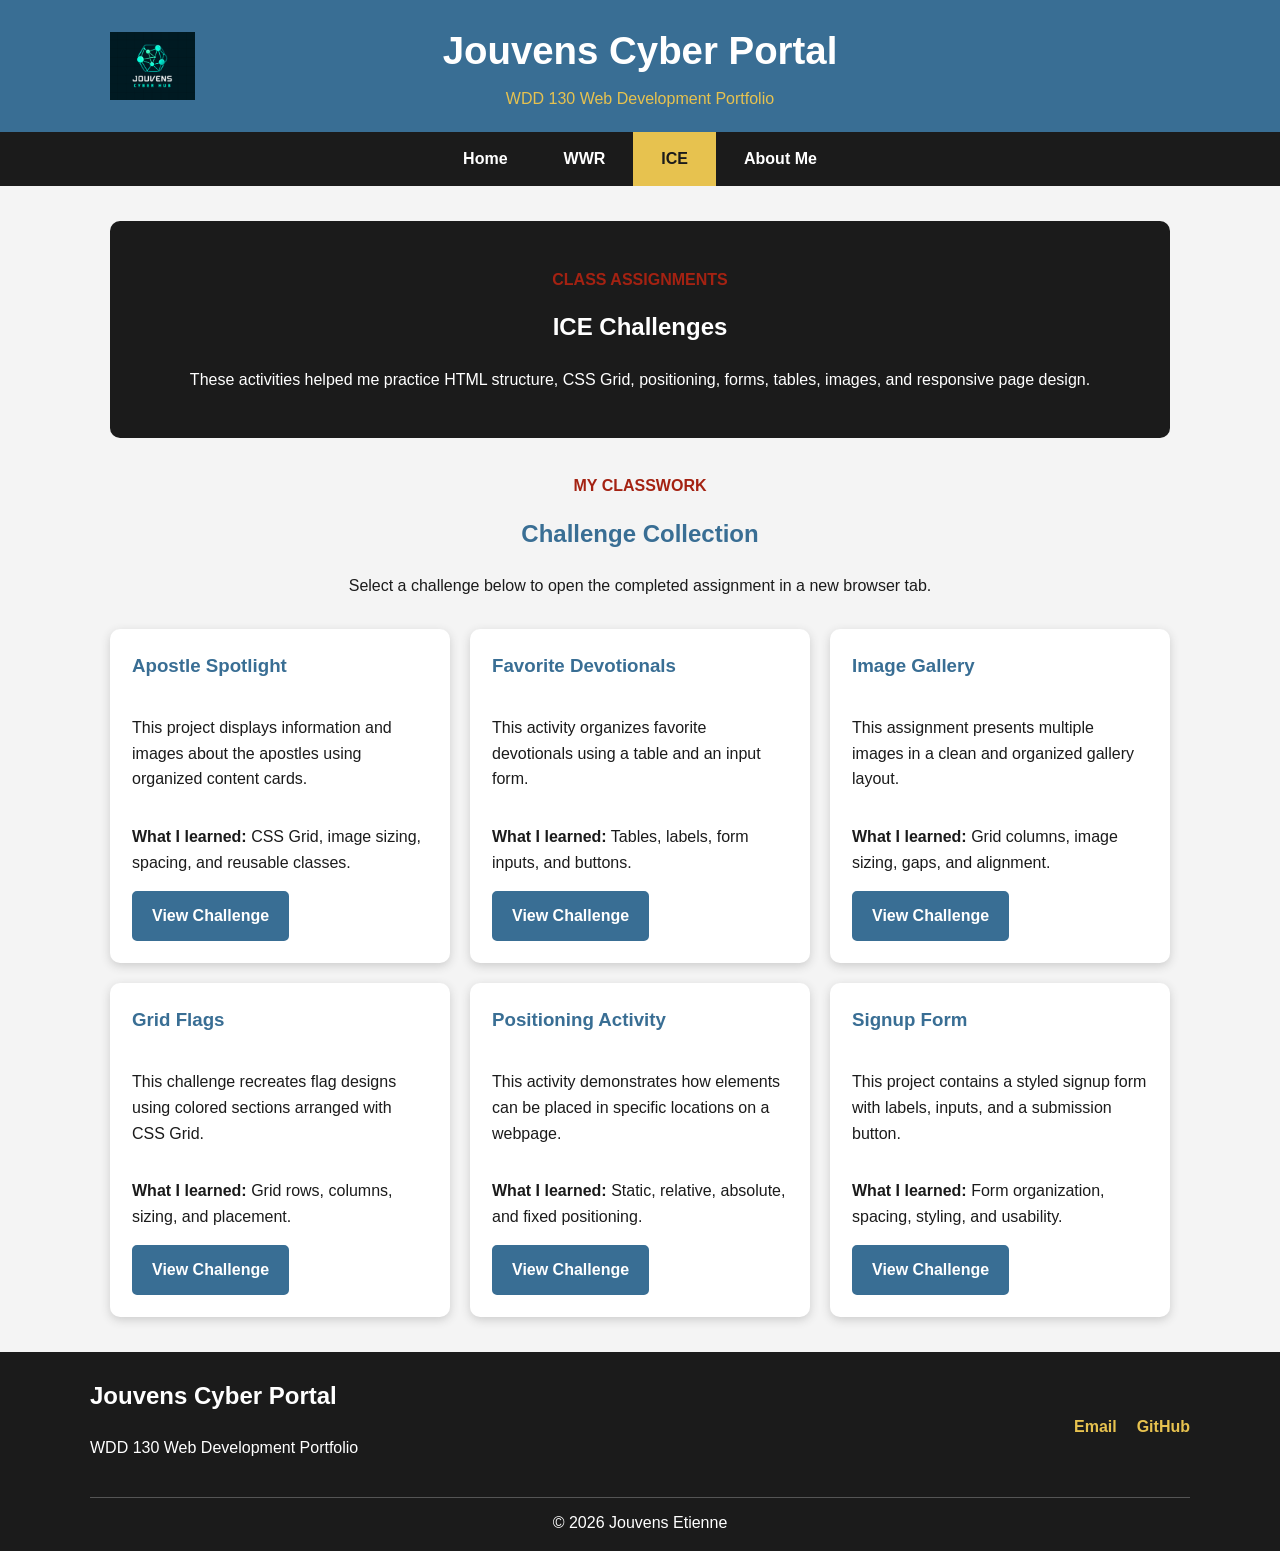
<file: portal_page (1)/portal_page/ice.html>
<!DOCTYPE html>

<html lang="en">

<head>
    <meta charset="UTF-8">
    <meta name="viewport" content="width=device-width, initial-scale=1.0">
    <meta name="description"
        content="ICE web development challenges completed by Jouvens Etienne.">
    <title>ICE Challenges | Jouvens Cyber Portal</title>
    <link rel="stylesheet" href="styles/style.css">
</head>

<body>


<header>
    <div class="header-main">
        <img class="site-logo"
            src="images/logo.png"
            alt="Jouvens Cyber Portal logo">

        <div class="title-box">
            <h1>Jouvens Cyber Portal</h1>
            <p>WDD 130 Web Development Portfolio</p>
        </div>
    </div>

    <nav aria-label="Main navigation">
        <div class="nav-links">
            <a href="index.html">Home</a>
            <a href="wwr/index.html">WWR</a>

            <a class="active"
                aria-current="page"
                href="ice.html">
                ICE
            </a>

            <a href="aboutme.html">About Me</a>
        </div>
    </nav>
</header>

<main>

    <section class="page-banner">
        <p class="eyebrow">Class assignments</p>

        <h2>ICE Challenges</h2>

        <p>
            These activities helped me practice HTML structure,
            CSS Grid, positioning, forms, tables, images, and
            responsive page design.
        </p>
    </section>

    <section class="intro-section">
        <p class="eyebrow">My classwork</p>

        <h2>Challenge Collection</h2>

        <p>
            Select a challenge below to open the completed
            assignment in a new browser tab.
        </p>
    </section>

    <div class="ice-grid">

        <article class="project-card">
            <h3>Apostle Spotlight</h3>

            <p>
                This project displays information and images about
                the apostles using organized content cards.
            </p>

            <p>
                <strong>What I learned:</strong>
                CSS Grid, image sizing, spacing, and reusable classes.
            </p>

            <a class="button"
                href="../apostle_spotlight/apostles.html"
                target="_blank"
                rel="noopener">
                View Challenge
            </a>
        </article>

        <article class="project-card">
            <h3>Favorite Devotionals</h3>

            <p>
                This activity organizes favorite devotionals using
                a table and an input form.
            </p>

            <p>
                <strong>What I learned:</strong>
                Tables, labels, form inputs, and buttons.
            </p>

            <a class="button"
                href="../favorite_devo/favdevo.html"
                target="_blank"
                rel="noopener">
                View Challenge
            </a>
        </article>

        <article class="project-card">
            <h3>Image Gallery</h3>

            <p>
                This assignment presents multiple images in a clean
                and organized gallery layout.
            </p>

            <p>
                <strong>What I learned:</strong>
                Grid columns, image sizing, gaps, and alignment.
            </p>

            <a class="button"
                href="../gallery/gallery/gallery.html"
                target="_blank"
                rel="noopener">
                View Challenge
            </a>
        </article>

        <article class="project-card">
            <h3>Grid Flags</h3>

            <p>
                This challenge recreates flag designs using colored
                sections arranged with CSS Grid.
            </p>

            <p>
                <strong>What I learned:</strong>
                Grid rows, columns, sizing, and placement.
            </p>

            <a class="button"
                href="../grid_flags/grid_flags/flags.html"
                target="_blank"
                rel="noopener">
                View Challenge
            </a>
        </article>

        <article class="project-card">
            <h3>Positioning Activity</h3>

            <p>
                This activity demonstrates how elements can be placed
                in specific locations on a webpage.
            </p>

            <p>
                <strong>What I learned:</strong>
                Static, relative, absolute, and fixed positioning.
            </p>

            <a class="button"
                href="../positioning/positioning/positioning.html"
                target="_blank"
                rel="noopener">
                View Challenge
            </a>
        </article>

        <article class="project-card">
            <h3>Signup Form</h3>

            <p>
                This project contains a styled signup form with
                labels, inputs, and a submission button.
            </p>

            <p>
                <strong>What I learned:</strong>
                Form organization, spacing, styling, and usability.
            </p>

            <a class="button"
                href="../signup/signup/signup.html"
                target="_blank"
                rel="noopener">
                View Challenge
            </a>
        </article>

    </div>

</main>

<footer>
    <div class="footer-content">
        <div>
            <h2>Jouvens Cyber Portal</h2>
            <p>WDD 130 Web Development Portfolio</p>
        </div>

        <div class="footer-links">
            <a href="mailto:eti25001@byui.edu">
                Email
            </a>

            <a href="https://github.com/jouvens-cyber"
                target="_blank"
                rel="noopener">
                GitHub
            </a>
        </div>
    </div>

    <p class="copyright">
        &copy; 2026 Jouvens Etienne
    </p>
</footer>

</body>

</html>
</file>
<file: portal_page/styles/style.css>
* {
  box-sizing: border-box;
  }

body {
margin: 0;
background-color: #f4f4f4;
color: #1b1b1b;
font-family: Arial, sans-serif;
line-height: 1.6;
}

h1,
h2,
h3 {
margin-top: 0;
}

h2,
h3 {
color: #396e94;
}

img {
max-width: 100%;
height: auto;
}

header {
background-color: #396e94;
color: white;
}

.header-main {
display: grid;
grid-template-columns: 100px 1fr 100px;
align-items: center;
max-width: 1100px;
margin: auto;
padding: 20px;
}

.site-logo {
width: 85px;
}

.title-box {
grid-column: 2;
text-align: center;
}

.title-box h1 {
margin: 0;
color: white;
font-size: 2.4rem;
}

.title-box p {
margin: 5px 0 0;
color: #e7c24f;
}

nav {
background-color: #1b1b1b;
}

.nav-links {
display: flex;
justify-content: center;
}

nav a {
padding: 14px 28px;
color: white;
font-weight: bold;
text-decoration: none;
}

nav a:hover,
nav a.active {
background-color: #e7c24f;
color: #1b1b1b;
}

main {
max-width: 1100px;
margin: auto;
padding: 35px 20px;
}

.eyebrow {
color: #a42212;
font-weight: bold;
text-transform: uppercase;
}

.hero,
.about-section {
display: grid;
grid-template-columns: 2fr 1fr;
align-items: center;
gap: 30px;
margin-bottom: 35px;
padding: 30px;
background-color: white;
border-radius: 10px;
box-shadow: 0 3px 10px #cccccc;
}

.hero h2 {
font-size: 2.2rem;
}

.hero-image img,
.about-image img {
display: block;
width: 250px;
margin: auto;
border-radius: 8px;
}

.button-row {
display: flex;
gap: 10px;
flex-wrap: wrap;
}

.button,
button {
display: inline-block;
margin-top: 10px;
padding: 10px 18px;
border: 2px solid #396e94;
border-radius: 5px;
background-color: #396e94;
color: white;
font-weight: bold;
text-decoration: none;
cursor: pointer;
}

.button:hover,
button:hover {
background-color: #2d5878;
}

.outline-button {
background-color: white;
color: #396e94;
}

.intro-section {
max-width: 700px;
margin: 0 auto 30px;
text-align: center;
}

.home-grid,
.ice-grid {
display: grid;
gap: 20px;
}

.home-grid {
grid-template-columns: 1fr 1fr;
}

.ice-grid {
grid-template-columns: repeat(3, 1fr);
}

.card,
.project-card {
padding: 22px;
background-color: white;
border-radius: 10px;
box-shadow: 0 3px 10px #cccccc;
}

.project-card {
display: flex;
flex-direction: column;
}

.project-card .button {
align-self: flex-start;
margin-top: auto;
}

.project-list,
.skills-list {
padding-left: 20px;
}

table {
width: 100%;
border-collapse: collapse;
}

th,
td {
padding: 10px;
border: 1px solid #cccccc;
text-align: left;
}

th {
background-color: #396e94;
color: white;
}

.contact-section {
display: grid;
grid-template-columns: 1fr 2fr;
gap: 30px;
margin-top: 30px;
padding: 28px;
background-color: #1b1b1b;
color: white;
border-radius: 10px;
}

.contact-section h2 {
color: white;
}

form {
display: grid;
gap: 14px;
}

.form-row {
display: grid;
grid-template-columns: 1fr 1fr;
gap: 14px;
}

.form-group {
display: grid;
gap: 5px;
}

input,
textarea {
width: 100%;
padding: 10px;
border: 1px solid #999999;
border-radius: 5px;
font-family: Arial, sans-serif;
}

form button {
justify-self: start;
background-color: #e7c24f;
color: #1b1b1b;
border-color: #e7c24f;
}

.page-banner {
margin-bottom: 35px;
padding: 30px;
background-color: #1b1b1b;
color: white;
text-align: center;
border-radius: 10px;
}

.page-banner h2 {
color: white;
}

.quote-section {
margin-top: 30px;
padding: 22px;
background-color: #396e94;
color: white;
text-align: center;
border-left: 6px solid #e7c24f;
}

footer {
padding: 25px 20px 15px;
background-color: #1b1b1b;
color: white;
}

.footer-content {
display: flex;
justify-content: space-between;
align-items: center;
max-width: 1100px;
margin: auto;
}

footer h2 {
color: white;
}

.footer-links {
display: flex;
gap: 20px;
}

.footer-links a {
color: #e7c24f;
font-weight: bold;
text-decoration: none;
}

.copyright {
max-width: 1100px;
margin: 20px auto 0;
padding-top: 12px;
border-top: 1px solid #555555;
text-align: center;
}

@media screen and (max-width: 700px) {
.header-main,
.hero,
.about-section,
.home-grid,
.ice-grid,
.contact-section,
.form-row {
grid-template-columns: 1fr;
}


.site-logo {
    margin: auto;
}

.title-box {
    grid-column: 1;
}

.nav-links,
.footer-content {
    flex-direction: column;
    text-align: center;
}


}
</file>
<file: portal_page/wwr/styles/style.css>
#content {
    max-width: 1600px;
    margin: 0 auto;
}

body {
    background-color: #f4f4f4;
    font-family: 'Open Sans', Arial, sans-serif;
    margin: 0;
    padding: 0;
}

h1, h2, h3, h4 {
    font-family: 'Montserrat', Arial, sans-serif;
}

header {
    background-color: #1b4965;
    display: grid;
    grid-template-columns: 150px auto;
    align-items: center;
}

.logo {
    width: 80px;
    padding: 10px;
}

nav {
    display: flex;
    justify-content: space-around;
}

nav a {
    color: white;
    text-decoration: none;
    text-align: center;
    padding: 35px;
    font-size: 1.2em;
    transition: background-color 0.3s ease;
}

nav a:hover {
    background-color: #5fa8d3;
    color: black;
}

#hero {
    display: grid;
    grid-template-columns: 1fr 3fr 1fr;
    margin-top: -100px;
}

#hero-box {
    grid-column: 1/4;
    grid-row: 1/3;
    z-index: -1;
}

#hero-img {
    width: 100%;
}

#hero-msg {
    grid-column: 2/3;
    grid-row: 1/2;
    margin-top: 250px;
    text-align: center;
    color: white;
}

.home-title {
    font-size: 4em;
    margin-bottom: 10px;
    text-shadow: 3px 3px 8px rgba(0,0,0,0.7);
}

#hero-msg h2 {
    font-size: 2em;
    text-shadow: 2px 2px 6px rgba(0,0,0,0.7);
}

.button-box {
    margin-top: 30px;
}

.book,
.join {
    background-color: #5fa8d3;
    color: black;
    text-decoration: none;
    padding: 15px 30px;
    border-radius: 8px;
    transition: transform 0.3s ease;
}

.book:hover,
.join:hover {
    transform: scale(1.05);
    background-color: #cae9ff;
}

.home-grid {
    display: grid;
    grid-template-columns: repeat(10, 1fr);
}

.rivers-card,
.camping-card,
.rapids-card {
    margin: 200px 0;
    text-align: center;
}

.rivers-card {
    grid-column: 2/4;
}

.camping-card {
    grid-column: 5/7;
}

.rapids-card {
    grid-column: 8/10;
}

.card-img {
    width: 100%;
    border: 8px solid #5fa8d3;
    box-shadow: 5px 5px 10px rgba(0,0,0,0.3);
    transition: transform 0.3s ease;
}

.card-img:hover {
    transform: scale(1.03);
}

.icon {
    width: 80px;
    margin-top: 10px;
    opacity: 0.7;
}

.rivers-card h2,
.camping-card h2,
.rapids-card h2 {
    font-size: 2.5em;
    color: #1b4965;
}

#background {
    background-color: #d9c2a3;
    height: 725px;
    grid-column: 1/11;
    grid-row: 4/9;
}

.mountains {
    width: 100%;
    grid-column: 2/7;
    grid-row: 5/8;
    box-shadow: 5px 5px 15px rgba(0,0,0,0.4);
}

.msg {
    background-color: #1b4965;
    color: white;
    padding: 35px;
    grid-column: 6/10;
    grid-row: 6/7;
    box-shadow: 5px 5px 15px rgba(0,0,0,0.5);
    margin-top: 80px;
    border-radius: 15px;
}

.msg h2 {
    font-size: 2.5em;
    margin-top: 0;
}

.msg p {
    font-size: 1.3em;
    line-height: 1.6em;
}

footer {
    background-color: #1b4965;
    color: white;
    padding: 25px 50px;
    margin-top: 150px;
    display: flex;
    justify-content: space-around;
    align-items: center;
}

footer a {
    color: white;
    text-decoration: none;
}

footer a:hover {
    text-decoration: underline;
}

footer .social img {
    width: 45px;
    transition: transform 0.3s ease;
}

footer .social img:hover {
    transform: scale(1.1);
}
</file>
<file: favorite_devo/styles/styles.css>
body {
  margin: 0;
  height: 100%;
  font-family: Arial, sans-serif;
  background: linear-gradient(to bottom, #d3d3d3, #001f3f);
  background-repeat: no-repeat;
  background-attachment: fixed;
}

.container {
  text-align: center;
}

.header {
  padding: 20px 0;
}

.header-image {
  background-image: url('../images/icenter.png');
  background-repeat: no-repeat;
  background-position: center;
  background-size: contain;
  height: 150px;

  display: flex;
  justify-content: center;
  align-items: center;

  color: white;
}

.header-image h1 {
  margin: 0;
  line-height: .9;
  font-size: 3.2em;
  font-weight: bold;
  text-shadow: 2px 2px 4px rgba(0,0,0,.7);
  background: rgba(0,0,0,.35);
  padding: 10px 20px;
}

.content-box {
  background-color: white;
  margin: 30px auto;
  width: 85%;
  max-width: 850px;
  padding: 40px;
  box-shadow: 5px 5px 0 black;
}

/* TABLE */

table {
  width: 100%;
  border-collapse: collapse;
  margin-bottom: 30px;
}

th {
  background-color: #7a7a7a;
  color: white;
  padding: 12px;
}

td {
  border: 1px solid #ccc;
  padding: 12px;
}

tr:nth-child(even) {
  background-color: #f3f3f3;
}

/* FORM */

h2 {
  margin-top: 20px;
  color: #333;
}

form {
  text-align: center;
}

label {
  font-weight: bold;
}

input {
  padding: 6px;
  margin: 6px;
}

input[type="submit"] {
  margin-top: 10px;
  padding: 8px 16px;
  border: none;
  background-color: #001f3f;
  color: white;
  cursor: pointer;
}

input[type="submit"]:hover {
  background-color: #003366;
}
</file>
<file: portal_page (1)/portal_page/styles/style.css>
* {
  box-sizing: border-box;
  }

body {
margin: 0;
background-color: #f4f4f4;
color: #1b1b1b;
font-family: Arial, sans-serif;
line-height: 1.6;
}

h1,
h2,
h3 {
margin-top: 0;
}

h2,
h3 {
color: #396e94;
}

img {
max-width: 100%;
height: auto;
}

header {
background-color: #396e94;
color: white;
}

.header-main {
display: grid;
grid-template-columns: 100px 1fr 100px;
align-items: center;
max-width: 1100px;
margin: auto;
padding: 20px;
}

.site-logo {
width: 85px;
}

.title-box {
grid-column: 2;
text-align: center;
}

.title-box h1 {
margin: 0;
color: white;
font-size: 2.4rem;
}

.title-box p {
margin: 5px 0 0;
color: #e7c24f;
}

nav {
background-color: #1b1b1b;
}

.nav-links {
display: flex;
justify-content: center;
}

nav a {
padding: 14px 28px;
color: white;
font-weight: bold;
text-decoration: none;
}

nav a:hover,
nav a.active {
background-color: #e7c24f;
color: #1b1b1b;
}

main {
max-width: 1100px;
margin: auto;
padding: 35px 20px;
}

.eyebrow {
color: #a42212;
font-weight: bold;
text-transform: uppercase;
}

.hero,
.about-section {
display: grid;
grid-template-columns: 2fr 1fr;
align-items: center;
gap: 30px;
margin-bottom: 35px;
padding: 30px;
background-color: white;
border-radius: 10px;
box-shadow: 0 3px 10px #cccccc;
}

.hero h2 {
font-size: 2.2rem;
}

.hero-image img,
.about-image img {
display: block;
width: 250px;
margin: auto;
border-radius: 8px;
}

.button-row {
display: flex;
gap: 10px;
flex-wrap: wrap;
}

.button,
button {
display: inline-block;
margin-top: 10px;
padding: 10px 18px;
border: 2px solid #396e94;
border-radius: 5px;
background-color: #396e94;
color: white;
font-weight: bold;
text-decoration: none;
cursor: pointer;
}

.button:hover,
button:hover {
background-color: #2d5878;
}

.outline-button {
background-color: white;
color: #396e94;
}

.intro-section {
max-width: 700px;
margin: 0 auto 30px;
text-align: center;
}

.home-grid,
.ice-grid {
display: grid;
gap: 20px;
}

.home-grid {
grid-template-columns: 1fr 1fr;
}

.ice-grid {
grid-template-columns: repeat(3, 1fr);
}

.card,
.project-card {
padding: 22px;
background-color: white;
border-radius: 10px;
box-shadow: 0 3px 10px #cccccc;
}

.project-card {
display: flex;
flex-direction: column;
}

.project-card .button {
align-self: flex-start;
margin-top: auto;
}

.project-list,
.skills-list {
padding-left: 20px;
}

table {
width: 100%;
border-collapse: collapse;
}

th,
td {
padding: 10px;
border: 1px solid #cccccc;
text-align: left;
}

th {
background-color: #396e94;
color: white;
}

.contact-section {
display: grid;
grid-template-columns: 1fr 2fr;
gap: 30px;
margin-top: 30px;
padding: 28px;
background-color: #1b1b1b;
color: white;
border-radius: 10px;
}

.contact-section h2 {
color: white;
}

form {
display: grid;
gap: 14px;
}

.form-row {
display: grid;
grid-template-columns: 1fr 1fr;
gap: 14px;
}

.form-group {
display: grid;
gap: 5px;
}

input,
textarea {
width: 100%;
padding: 10px;
border: 1px solid #999999;
border-radius: 5px;
font-family: Arial, sans-serif;
}

form button {
justify-self: start;
background-color: #e7c24f;
color: #1b1b1b;
border-color: #e7c24f;
}

.page-banner {
margin-bottom: 35px;
padding: 30px;
background-color: #1b1b1b;
color: white;
text-align: center;
border-radius: 10px;
}

.page-banner h2 {
color: white;
}

.quote-section {
margin-top: 30px;
padding: 22px;
background-color: #396e94;
color: white;
text-align: center;
border-left: 6px solid #e7c24f;
}

footer {
padding: 25px 20px 15px;
background-color: #1b1b1b;
color: white;
}

.footer-content {
display: flex;
justify-content: space-between;
align-items: center;
max-width: 1100px;
margin: auto;
}

footer h2 {
color: white;
}

.footer-links {
display: flex;
gap: 20px;
}

.footer-links a {
color: #e7c24f;
font-weight: bold;
text-decoration: none;
}

.copyright {
max-width: 1100px;
margin: 20px auto 0;
padding-top: 12px;
border-top: 1px solid #555555;
text-align: center;
}

@media screen and (max-width: 700px) {
.header-main,
.hero,
.about-section,
.home-grid,
.ice-grid,
.contact-section,
.form-row {
grid-template-columns: 1fr;
}


.site-logo {
    margin: auto;
}

.title-box {
    grid-column: 1;
}

.nav-links,
.footer-content {
    flex-direction: column;
    text-align: center;
}


}
</file>
